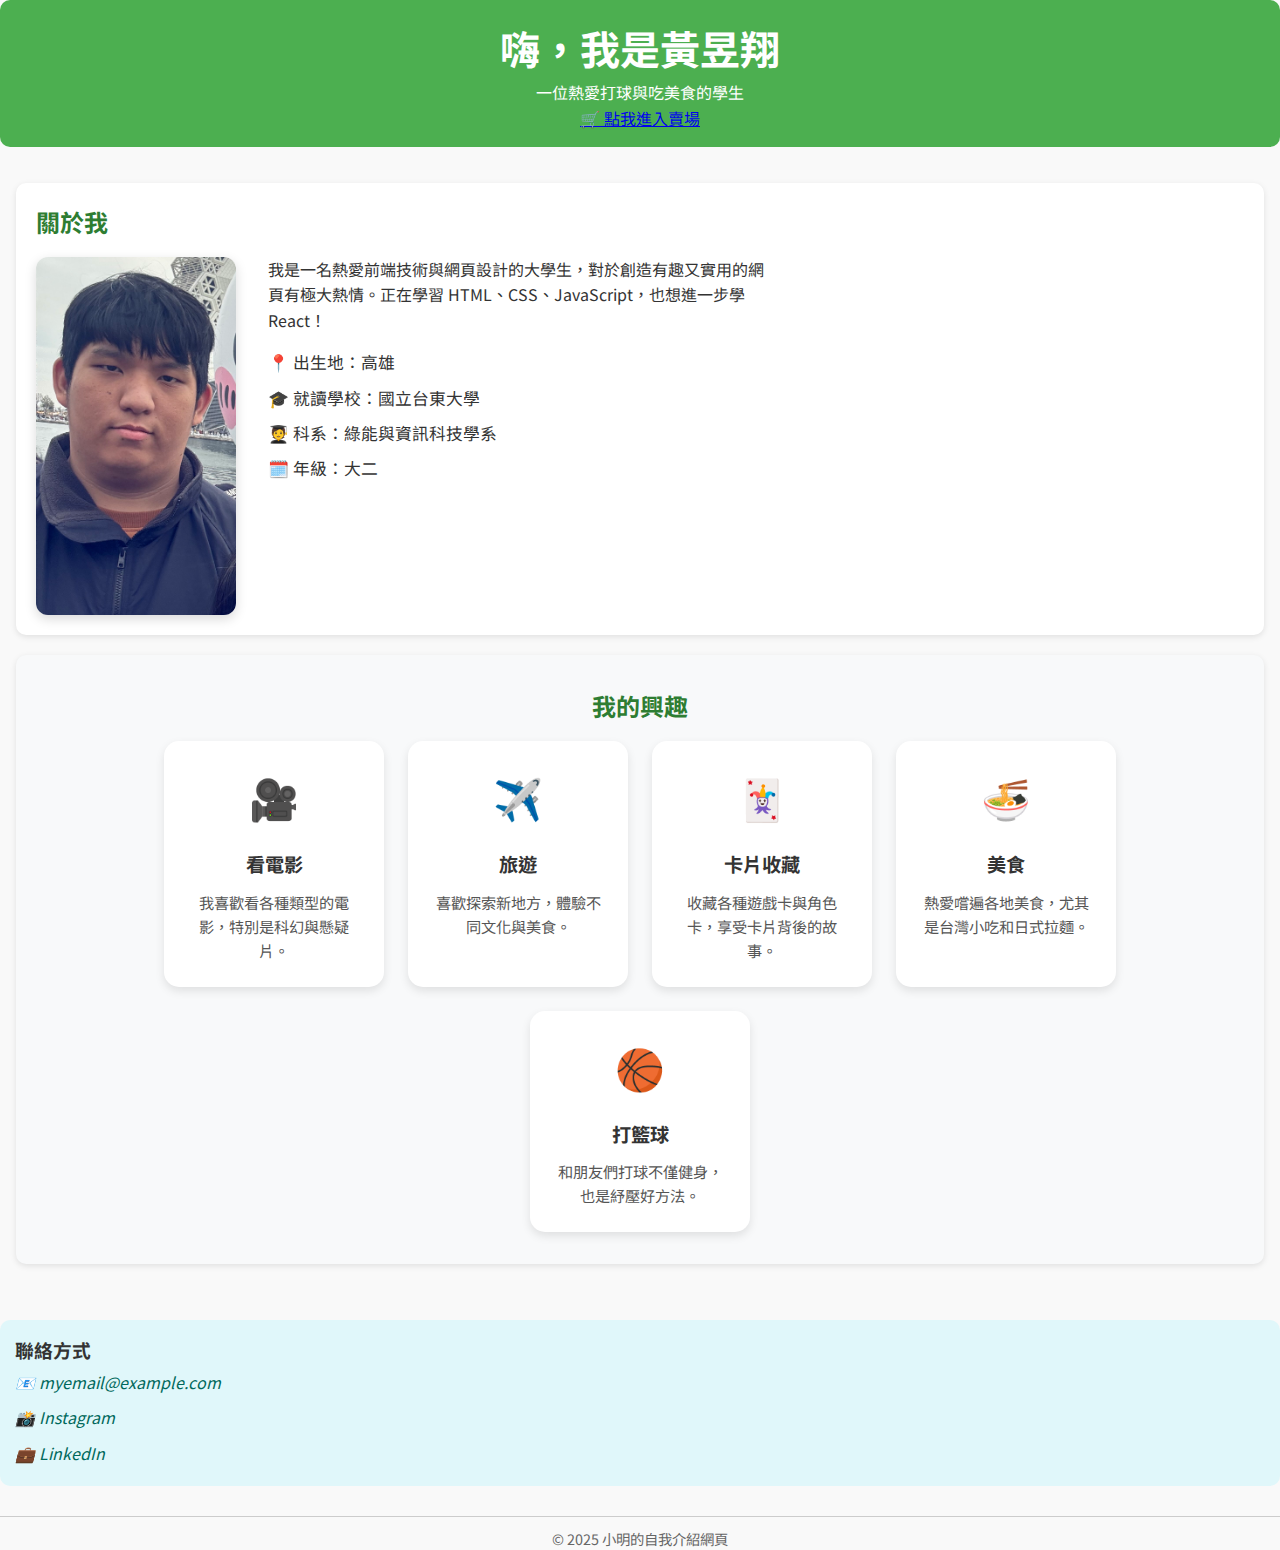
<file: index.html>
<!DOCTYPE html>
<html lang="zh-Hant">
<head>
  <meta charset="UTF-8">
  <meta name="viewport" content="width=device-width, initial-scale=1.0">
  <title>自我介紹 | 黃昱翔</title>
  <link rel="stylesheet" href="0607.css">
  <link href="https://fonts.googleapis.com/css2?family=Noto+Sans+TC:wght@400;700&display=swap" rel="stylesheet">
</head>
<body>

  <header>
    <h1>嗨，我是黃昱翔</h1>
    <p>一位熱愛打球與吃美食的學生</p>
    <a href="shop.html" class="shop-link" target="_blank">🛒 點我進入賣場</a>
  </header>

  <main>
    <section class="intro">
      <h2>關於我</h2>
      <div class="intro-container">
        <img src="me.jpg" alt="我的照片">
        <div class="intro-text">
          <p>
            我是一名熱愛前端技術與網頁設計的大學生，對於創造有趣又實用的網頁有極大熱情。正在學習 HTML、CSS、JavaScript，也想進一步學 React！
          </p>
          <ul>
            <li>📍 出生地：高雄</li>
            <li>🎓 就讀學校：國立台東大學</li>
            <li>🧑‍🎓 科系：綠能與資訊科技學系</li>
            <li>🗓️ 年級：大二</li>
          </ul>
        </div>
      </div>
    </section>

    <section class="interests">
      <h2>我的興趣</h2>
      <div class="card-container">
        <div class="card">
          <div class="emoji">🎥</div>
          <h3>看電影</h3>
          <p>我喜歡看各種類型的電影，特別是科幻與懸疑片。</p>
        </div>
        <div class="card">
          <div class="emoji">✈️</div>
          <h3>旅遊</h3>
          <p>喜歡探索新地方，體驗不同文化與美食。</p>
        </div>
        <div class="card">
          <div class="emoji">🃏</div>
          <h3>卡片收藏</h3>
          <p>收藏各種遊戲卡與角色卡，享受卡片背後的故事。</p>
        </div>
        <div class="card">
          <div class="emoji">🍜</div>
          <h3>美食</h3>
          <p>熱愛嚐遍各地美食，尤其是台灣小吃和日式拉麵。</p>
        </div>
        <div class="card">
          <div class="emoji">🏀</div>
          <h3>打籃球</h3>
          <p>和朋友們打球不僅健身，也是紓壓好方法。</p>
        </div>
      </div>
    </section>

  </main>

  <aside>
    <h3>聯絡方式</h3>
    <address>
      📧 <a href="mailto:myemail@example.com">myemail@example.com</a><br>
      📸 <a href="https://instagram.com/yourhandle" target="_blank">Instagram</a><br>
      💼 <a href="https://linkedin.com/in/yourprofile" target="_blank">LinkedIn</a>
    </address>
  </aside>

  <footer>
    <p>&copy; 2025 小明的自我介紹網頁</p>
  </footer>

</body>
</html>
</file>
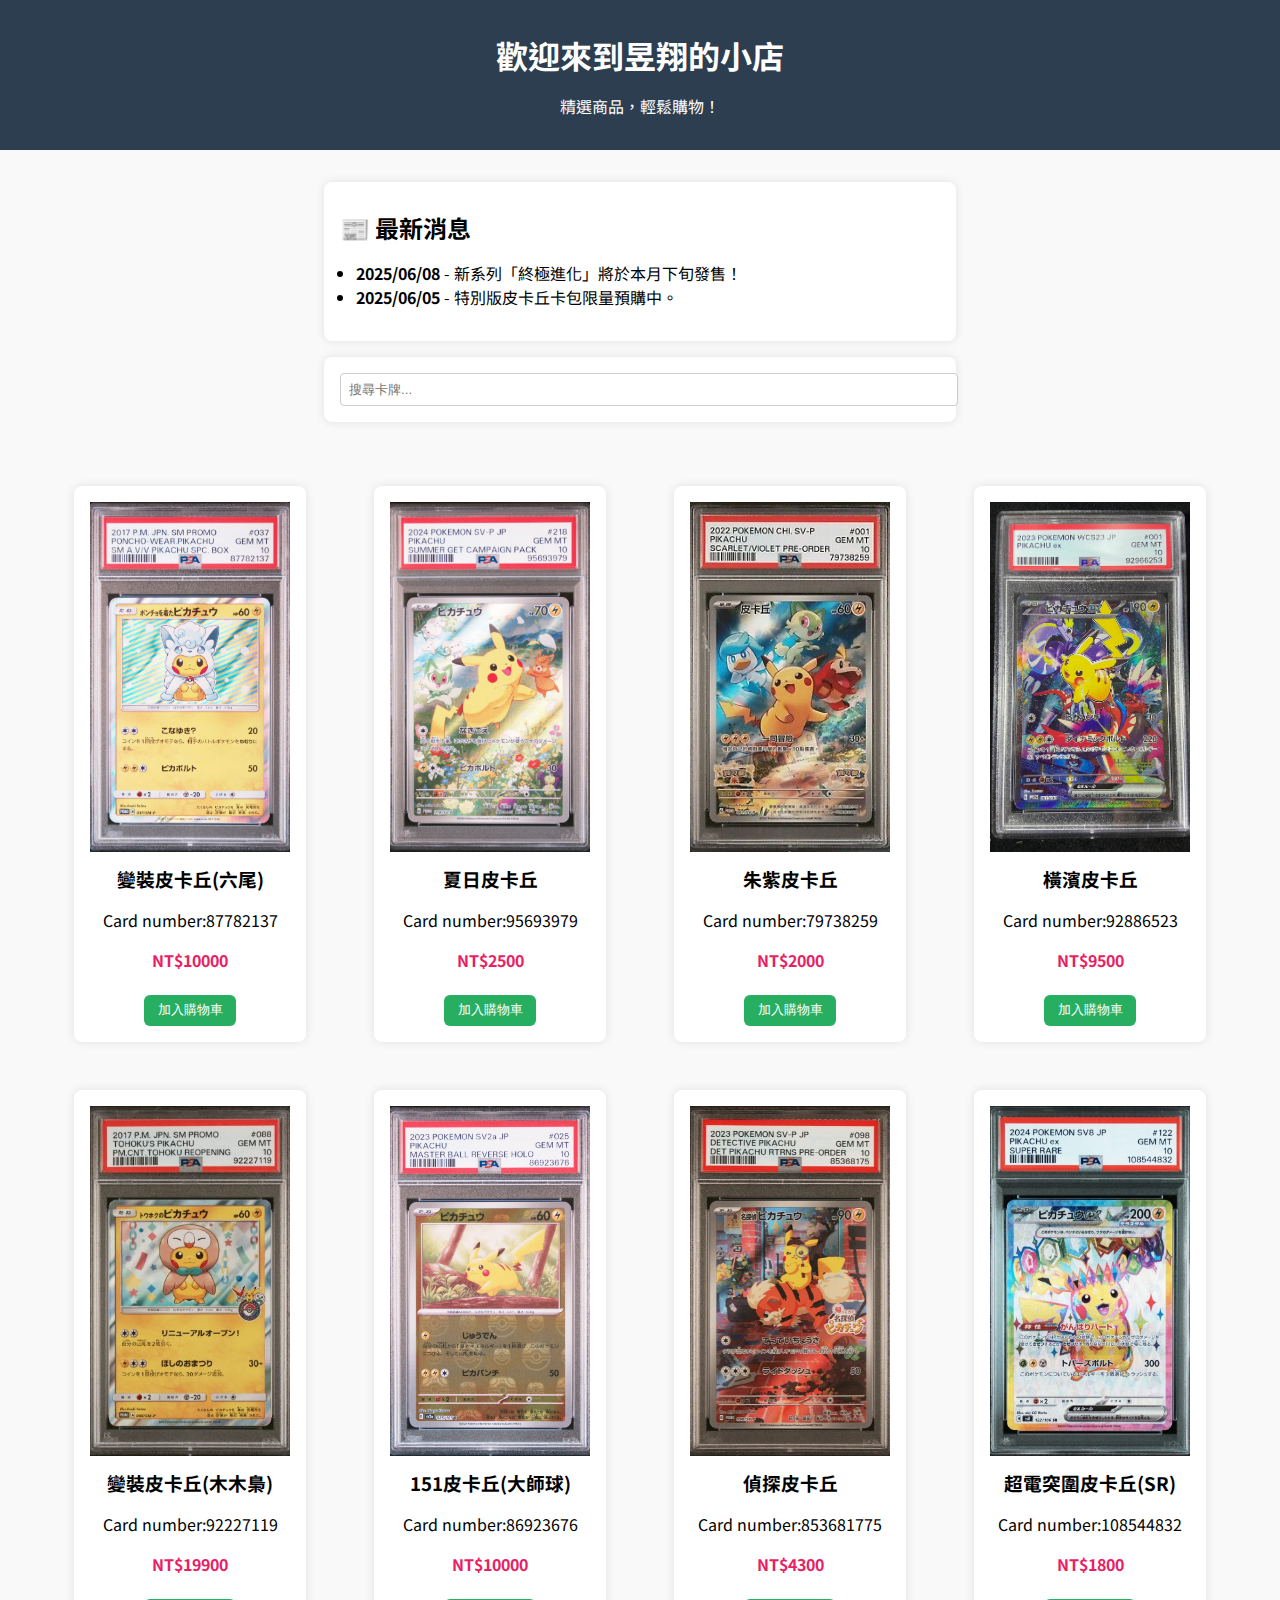
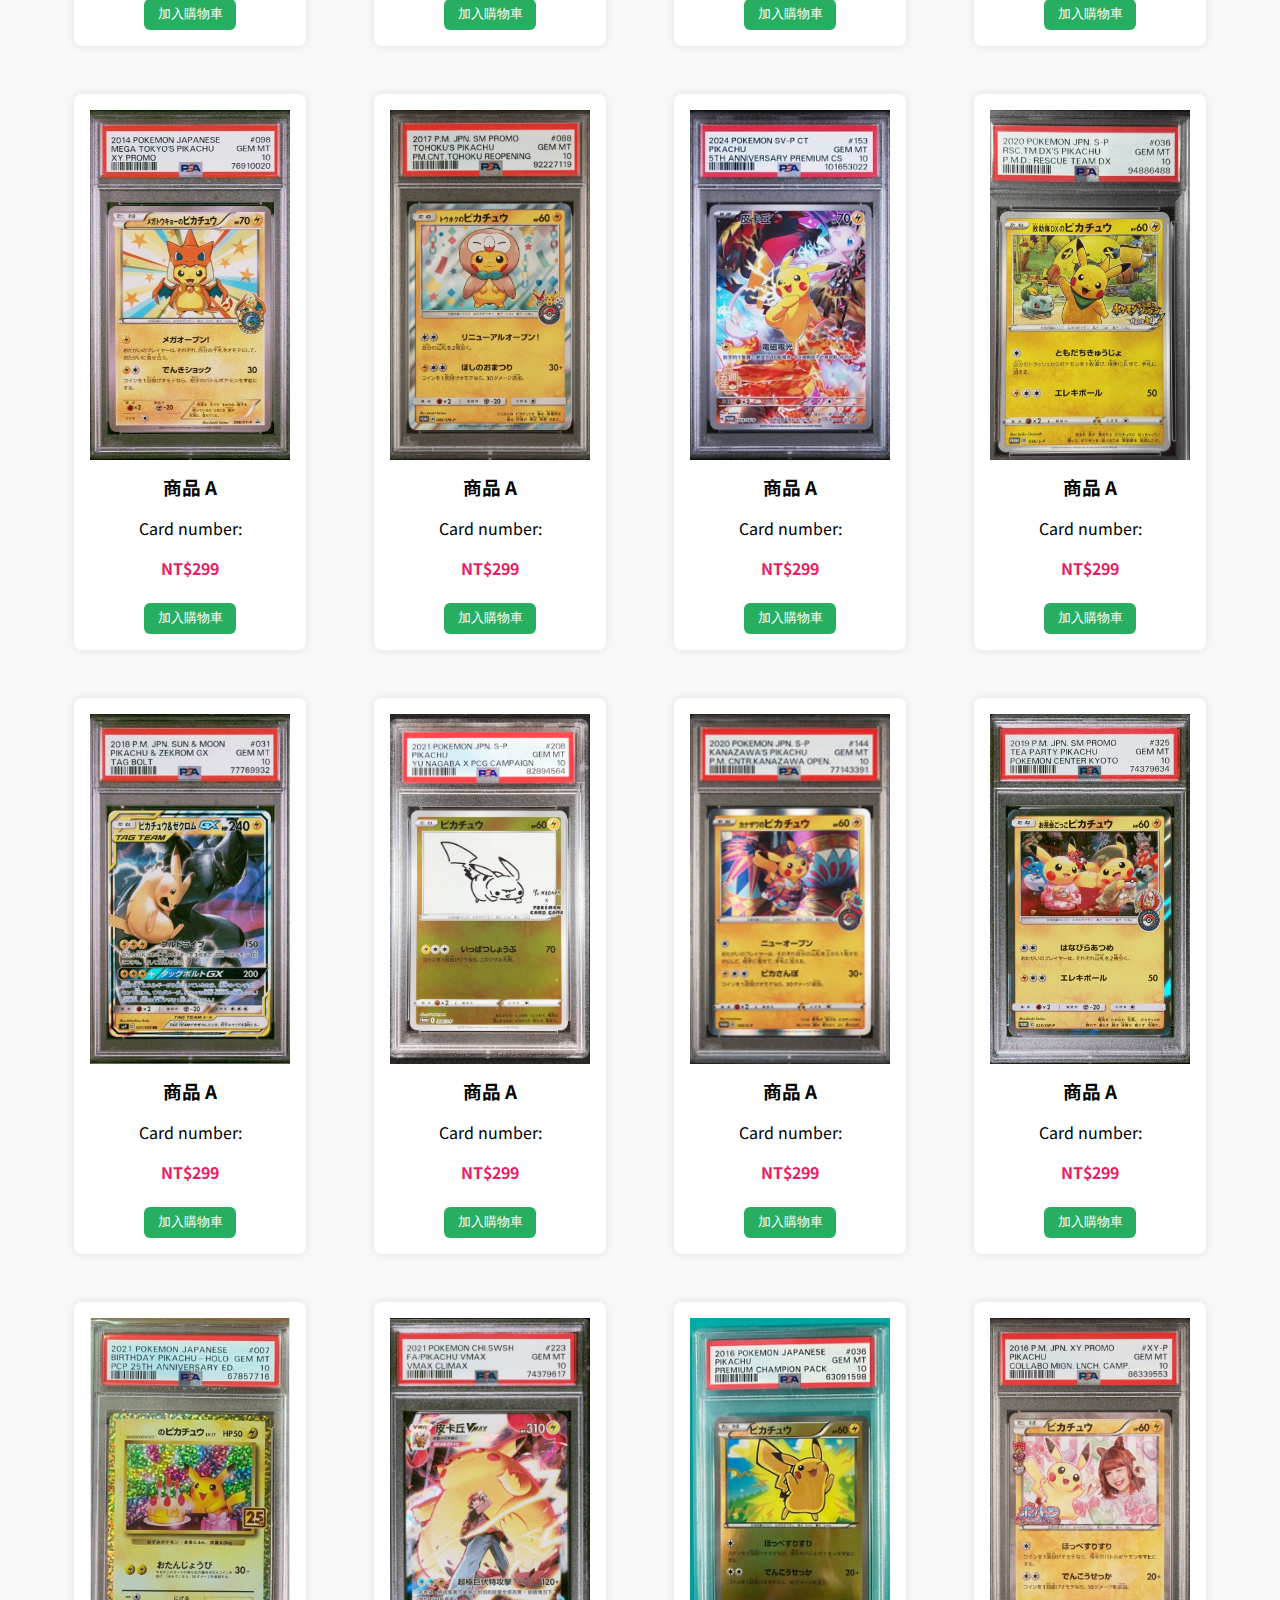
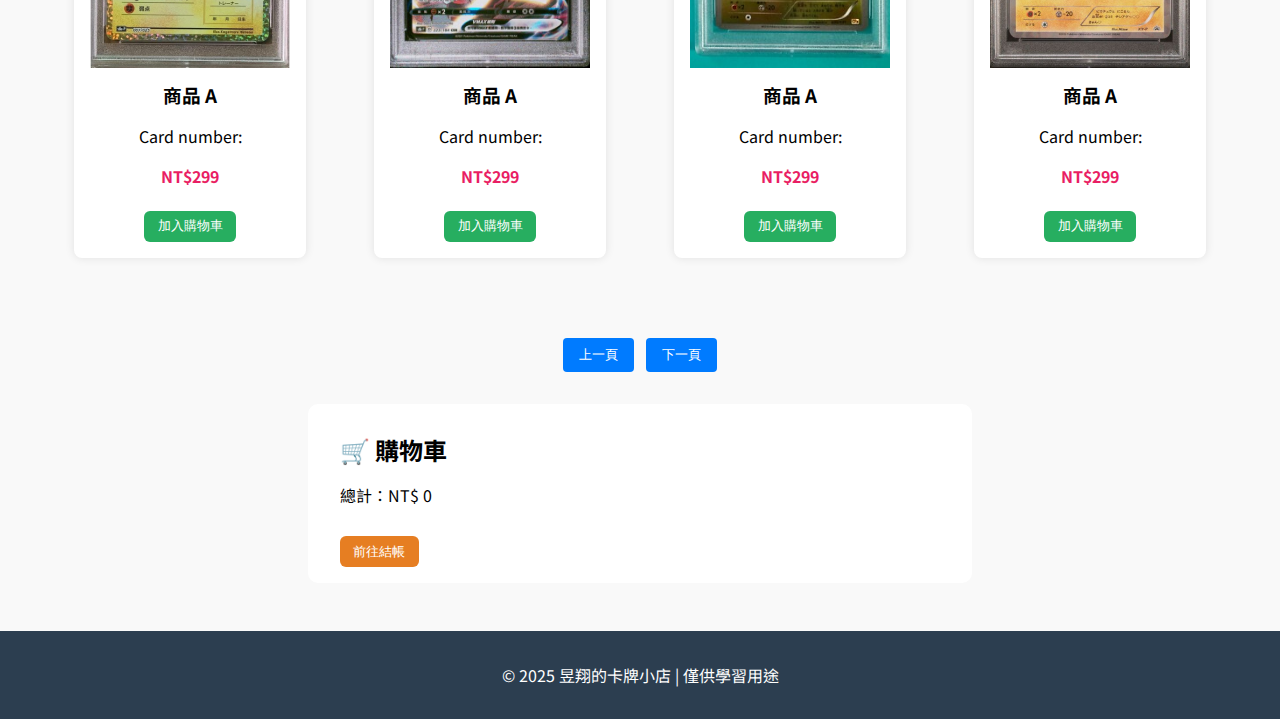
<file: shop.html>
<!DOCTYPE html>
<html lang="zh-Hant">
<head>
  <meta charset="UTF-8">
  <meta name="viewport" content="width=device-width, initial-scale=1.0">
  <title>線上購物賣場</title>
  <link rel="stylesheet" href="shop.css">
  <link href="https://fonts.googleapis.com/css2?family=Noto+Sans+TC:wght@400;700&display=swap" rel="stylesheet">
</head>

<body>

<header>
  <h1>歡迎來到昱翔的小店</h1>
  <p>精選商品，輕鬆購物！</p>
</header>

<main>
   <!-- 新聞牆 -->
  <section class="news-wall">
    <h2>📰 最新消息</h2>
    <ul>
      <li><strong>2025/06/08</strong> - 新系列「終極進化」將於本月下旬發售！</li>
      <li><strong>2025/06/05</strong> - 特別版皮卡丘卡包限量預購中。</li>
    </ul>
  </section>

  <!-- 搜尋功能 -->
  <section class="search-container">
    <input type="text" id="searchBar" placeholder="搜尋卡牌...">
  </section>
  <section class="product-list">
    <div class="product-card">
      <img src="No21.jpg" alt="商品1">
      <h3>變裝皮卡丘(六尾) </h3>
      <p>Card number:87782137</p>
      <p class="price">NT$10000</p>
      <button class="add-to-cart">加入購物車</button>
    </div>
    <div class="product-card">
      <img src="No3.jpg" alt="商品2">
      <h3>夏日皮卡丘 </h3>
      <p>Card number:95693979</p>
      <p class="price">NT$2500</p>
      <button class="add-to-cart">加入購物車</button>
    </div>
    <div class="product-card">
      <img src="No4.jpg" alt="商品3">
      <h3>朱紫皮卡丘</h3>
      <p>Card number:79738259</p>
      <p class="price">NT$2000</p>
      <button class="add-to-cart">加入購物車</button>
    </div>
    <div class="product-card">
      <img src="No5.jpg" alt="商品4">
      <h3>橫濱皮卡丘</h3>
      <p>Card number:92886523</p>
      <p class="price">NT$9500</p>
      <button class="add-to-cart">加入購物車</button>
    </div>
    <div class="product-card">
      <img src="No22.jpg" alt="商品4">
      <h3>變裝皮卡丘(木木梟)</h3>
      <p>Card number:92227119</p>
      <p class="price">NT$19900</p>
      <button class="add-to-cart">加入購物車</button>
    </div>
    <div class="product-card">
      <img src="No6.jpg" alt="商品1">
      <h3>151皮卡丘(大師球)</h3>
      <p>Card number:86923676</p>
      <p class="price">NT$10000</p>
      <button class="add-to-cart">加入購物車</button>
    </div>
    <div class="product-card">
      <img src="No7.jfif" alt="商品1">
      <h3>偵探皮卡丘</h3>
      <p>Card number:853681775</p>
      <p class="price">NT$4300</p>
      <button class="add-to-cart">加入購物車</button>
    </div>
    <div class="product-card">
      <img src="No8.jfif" alt="商品1">
      <h3>超電突圍皮卡丘(SR)</h3>
      <p>Card number:108544832</p>
      <p class="price">NT$1800</p>
      <button class="add-to-cart">加入購物車</button>
    </div>
    <div class="product-card">
      <img src="No9.jfif" alt="商品1">
      <h3>商品 A</h3>
      <p>Card number:</p>
      <p class="price">NT$299</p>
      <button class="add-to-cart">加入購物車</button>
    </div>
    <div class="product-card">
      <img src="No10.jpg" alt="商品1">
      <h3>商品 A</h3>
      <p>Card number:</p>
      <p class="price">NT$299</p>
      <button class="add-to-cart">加入購物車</button>
    </div>
    <div class="product-card">
      <img src="No11.jpg" alt="商品1">
      <h3>商品 A</h3>
      <p>Card number:</p>
      <p class="price">NT$299</p>
      <button class="add-to-cart">加入購物車</button>
    </div>
    <div class="product-card">
      <img src="No12.jpg" alt="商品1">
      <h3>商品 A</h3>
      <p>Card number:</p>
      <p class="price">NT$299</p>
      <button class="add-to-cart">加入購物車</button>
    </div>
    <div class="product-card">
      <img src="No13.jfif" alt="商品1">
      <h3>商品 A</h3>
      <p>Card number:</p>
      <p class="price">NT$299</p>
      <button class="add-to-cart">加入購物車</button>
    </div>
    <div class="product-card">
      <img src="No14.jpg" alt="商品1">
      <h3>商品 A</h3>
      <p>Card number:</p>
      <p class="price">NT$299</p>
      <button class="add-to-cart">加入購物車</button>
    </div>
    <div class="product-card">
      <img src="No15.jfif" alt="商品1">
      <h3>商品 A</h3>
      <p>Card number:</p>
      <p class="price">NT$299</p>
      <button class="add-to-cart">加入購物車</button>
    </div>
    <div class="product-card">
      <img src="No16.jfif" alt="商品1">
      <h3>商品 A</h3>
      <p>Card number:</p>
      <p class="price">NT$299</p>
      <button class="add-to-cart">加入購物車</button>
    </div>
    <div class="product-card">
      <img src="No17.jpg" alt="商品1">
      <h3>商品 A</h3>
      <p>Card number:</p>
      <p class="price">NT$299</p>
      <button class="add-to-cart">加入購物車</button>
    </div>
    <div class="product-card">
      <img src="No18.jpg" alt="商品1">
      <h3>商品 A</h3>
      <p>Card number:</p>
      <p class="price">NT$299</p>
      <button class="add-to-cart">加入購物車</button>
    </div>
    <div class="product-card">
      <img src="No19.jpg" alt="商品1">
      <h3>商品 A</h3>
      <p>Card number:</p>
      <p class="price">NT$299</p>
      <button class="add-to-cart">加入購物車</button>
    </div>
    <div class="product-card">
      <img src="No20.jpg" alt="商品1">
      <h3>商品 A</h3>
      <p>Card number:</p>
      <p class="price">NT$299</p>
      <button class="add-to-cart">加入購物車</button>
    </div>
  </section>
  <!-- 商品列表 -->
  <section id="productList"></section>
    <div class="pagination">
      <button id="prevPage">上一頁</button>
      <button id="nextPage">下一頁</button>
    </div>

  <section class="cart">
    <h2>🛒 購物車</h2>
    <ul class="cart-items"></ul>
    <p class="total">總計：NT$ 0</p>
    <button class="checkout">前往結帳</button>
  </section>
</main>

<footer>
  <p>&copy; 2025 昱翔的卡牌小店 | 僅供學習用途</p>
</footer>

<script>
  const cartItems = [];
  const cartList = document.querySelector('.cart-items');
  const totalEl = document.querySelector('.total');

  document.querySelectorAll('.add-to-cart').forEach(button => {
    button.addEventListener('click', () => {
      const productCard = button.closest('.product-card');
      const name = productCard.querySelector('h3').textContent;
      const price = parseInt(productCard.querySelector('.price').textContent.replace(/[^\d]/g, ''));

      cartItems.push({ name, price });
      updateCart();
    });
  });

  function updateCart() {
    cartList.innerHTML = '';
    let total = 0;
    cartItems.forEach(item => {
      const li = document.createElement('li');
      li.textContent = `${item.name} - NT$${item.price}`;
      cartList.appendChild(li);
      total += item.price;
    });
    totalEl.textContent = `總計：NT$ ${total}`;
  }

  document.getElementById('searchBar').addEventListener('input', function () {
    const query = this.value.toLowerCase();
    document.querySelectorAll('.product-card').forEach(card => {
      card.style.display = card.textContent.toLowerCase().includes(query) ? '' : 'none';
    });
  });

  /*換頁功能*/
  let currentPage = 2;
  const itemsPerPage = 20;

  function displayProducts() {
    const searchValue = document.getElementById('searchBar').value.toLowerCase();
    const filtered = products.filter(p => p.name.toLowerCase().includes(searchValue));
    const totalPages = Math.ceil(filtered.length / itemsPerPage);
    if (currentPage > totalPages) currentPage = totalPages || 1;
    const start = (currentPage - 1) * itemsPerPage;
    const end = start + itemsPerPage;
    const paged = filtered.slice(start, end);

    const productList = document.getElementById('productList');
    productList.innerHTML = paged.map(p => `
      <a href="product-detail.html?id=${p.id}" class="product-card">
        <img src="${p.img}" alt="${p.name}">
        <h3>${p.name}</h3>
        <p>${p.desc}</p>
        <p class="price">NT$ ${p.price}</p>
      </a>
    `).join('');

    document.getElementById('prevPage').disabled = currentPage === 1;
    document.getElementById('nextPage').disabled = currentPage >= totalPages;
  }

  document.getElementById('searchBar').addEventListener('input', () => {
    currentPage = 1;
    displayProducts();
  });

  document.getElementById('prevPage').addEventListener('click', () => {
    if (currentPage > 1) {
      currentPage--;
      displayProducts();
    }
  });

  document.getElementById('nextPage').addEventListener('click', () => {
    currentPage++;
    displayProducts();
  });

  displayProducts();
</script>

</body>
</html>
</file>
<file: 0607.css>
/* 一般設定 */
* {
  box-sizing: border-box;
  margin: 0;
  padding: 0;
}
body {
  font-family: 'Noto Sans TC', sans-serif;
  background-color: #f0f4f8;
  color: #333;
  line-height: 1.6;
  padding: 20px;
}

/* 標題區 */
header {
  background-color: #4CAF50;
  color: white;
  padding: 30px 20px;
  text-align: center;
  border-radius: 10px;
  margin-bottom: 20px;
}
header h1 {
  font-size: 2.5em;
}

/* 主要內容區 */
main {
  margin-bottom: 20px;
}
section {
  background-color: #ffffff;
  padding: 20px;
  margin-bottom: 20px;
  border-radius: 10px;
  box-shadow: 0 2px 6px rgba(0, 0, 0, 0.1);
}
h2 {
  color: #2e7d32;
  margin-bottom: 15px;
}
ul {
  padding-left: 20px;
}
li {
  margin-bottom: 8px;
}

/* 關於我圖文排版 */
.intro-container {
  display: flex;
  flex-wrap: wrap;
  align-items: center;
  gap: 20px;
}
.intro-container img {
  max-width: 200px;
  border-radius: 10px;
}
.intro-container p {
  flex: 1;
}

/* 側邊欄 */
aside {
  background-color: #e0f7fa;
  padding: 15px;
  border-radius: 10px;
}
aside a {
  text-decoration: none;
  color: #00695c;
  display: inline-block;
  margin: 5px 0;
  transition: color 0.3s;
}
aside a:hover {
  color: #004d40;
}

/* 頁尾 */
footer {
  text-align: center;
  font-size: 0.9em;
  color: #666;
  border-top: 1px solid #ccc;
  padding-top: 10px;
  margin-top: 30px;
}
/*我的興趣(關於我)*/
.interests {
  padding: 2em;
  background-color: #f8f9fa;
  text-align: center;
}

.card-container {
  display: flex;
  flex-wrap: wrap;
  gap: 1.5em;
  justify-content: center;
  margin-top: 1em;
}

.card {
  background-color: white;
  border-radius: 15px;
  padding: 1.5em;
  width: 220px;
  box-shadow: 0 4px 10px rgba(0, 0, 0, 0.1);
  transition: transform 0.2s ease;
}

.card:hover {
  transform: translateY(-5px);
}

.card .emoji {
  font-size: 2.5em;
  margin-bottom: 0.5em;
}

.card h3 {
  margin: 0.5em 0;
  font-size: 1.2em;
}

.card p {
  font-size: 0.95em;
  color: #555;
}
/*個人背景*/
.intro-container {
  display: flex;
  align-items: flex-start;
  gap: 2em;
  flex-wrap: wrap; /* 小螢幕自動換行 */
}

.intro-container img {
  width: 200px;
  border-radius: 12px;
  box-shadow: 0 4px 12px rgba(0, 0, 0, 0.15);
}

.intro-text {
  max-width: 500px;
}

.intro-text p {
  font-size: 1em;
  margin-bottom: 1em;
}

.intro-text ul {
  list-style: none;
  padding: 0;
  margin: 0;
}

.intro-text li {
  margin-bottom: 0.5em;
  font-size: 1.05em;
}
/*新聞牆跟搜尋*/
body {
  font-family: 'Noto Sans TC', sans-serif;
  margin: 0;
  padding: 0;
  background: #f9f9f9;
}
header, main {
  padding: 1rem;
}
.product-card, .news-wall, .search-container {
  background: white;
  margin: 1rem auto;
  padding: 1rem;
  border-radius: 8px;
  max-width: 600px;
  box-shadow: 0 0 10px rgba(0,0,0,0.1);
}
.product-card img {
  max-width: 100%;
  height: 200px;
  object-fit: cover;
}
.product-card h3 {
  margin: 0.5rem 0;
}
    


/* 響應式設計 */
@media (max-width: 768px) {
  .intro-container {
    flex-direction: column;
    text-align: center;
  }
  header h1 {
    font-size: 2em;
  }
  .intro-container img {
    width: 100%;
    max-width: 300px;
  }
}


@media (max-width: 600px) {
  .intro-container {
    flex-direction: column;
    align-items: center;
    text-align: center;
  }

  .intro-text {
    max-width: 100%;
  }
}
</file>
<file: shop.css>
<style>
    body {
      font-family: 'Noto Sans TC', sans-serif;
      margin: 0;
      padding: 0;
      background: #f8f8f8;
      color: #333;
    }
    header, footer {
      background-color: #2c3e50;
      color: white;
      text-align: center;
      padding: 1em;
    }
    h1, h2 {
      margin: 0.5em 0;
    }
    .product-list {
      display: flex;
      flex-wrap: wrap;
      justify-content: center;
      gap: 1em;
      padding: 2em;
    }
    .product-card {
      background: white;
      border-radius: 10px;
      box-shadow: 0 2px 5px rgba(0,0,0,0.1);
      padding: 1em;
      width: 200px;
      text-align: center;
    }
    .product-card img {
      width: 150%;             /* 滿版寬度 */
      height: 400px;           /* 統一高度 */
      object-fit: cover;       /* 依照比例裁切填滿 */
    }
    .price {
      font-weight: bold;
      color: #e91e63;
    }
    .add-to-cart {
      background: #27ae60;
      color: white;
      border: none;
      padding: 0.5em 1em;
      border-radius: 6px;
      margin-top: 0.5em;
      cursor: pointer;
    }
    .cart {
      background: #fff;
      padding: 1em 2em;
      margin: 2em;
      border-radius: 10px;
      max-width: 600px;
      margin-left: auto;
      margin-right: auto;
    }
    .cart ul {
      list-style: none;
      padding: 0;
    }
    .cart li {
      margin-bottom: 0.5em;
    }
    .checkout {
      background: #e67e22;
      color: white;
      border: none;
      padding: 0.5em 1em;
      border-radius: 6px;
      margin-top: 1em;
      cursor: pointer;
    }
    /*新聞牆、搜尋*/
    header, main {
      padding: 1rem;
    }
    .product-card, .news-wall, .search-container {
      background: white;
      margin: 1rem auto;
      padding: 1rem;
      border-radius: 8px;
      max-width: 600px;
      box-shadow: 0 0 10px rgba(0,0,0,0.1);
    }
    .news-wall ul {
      padding-left: 1rem;
    }
    .search-container input {
      width: 200%;
      padding: 0.5rem;
      border: 1px solid #ccc;
      border-radius: 4px;
    }
    /*換頁功能*/
    body {
      font-family: 'Noto Sans TC', sans-serif;
      margin: 0;
      padding: 0;
      background: #f9f9f9;
    }
    header, main {
      padding: 1rem;
    }
    .product-card, .news-wall, .search-container {
      background: white;
      margin: 1rem auto;
      padding: 1rem;
      border-radius: 8px;
      max-width: 600px;
      box-shadow: 0 0 10px rgba(0,0,0,0.1);
      text-decoration: none;
      color: black;
      display: block;
    }
    .product-card img {
      width: 100%;   /* 滿版寬度 */
      height: 350px;   /*照片高度*/
      object-fit: cover;  /* 依照比例裁切填滿 */
    }
    .product-card h3 {
      margin: 0.5rem 0;
    }
    .news-wall ul {
      padding-left: 1rem;
    }
    .search-container input {
      width: 100%;
      padding: 0.5rem;
      border: 1px solid #ccc;
      border-radius: 4px;
    }
    .pagination {
      text-align: center;
      margin: 2rem 0;
    }
    .pagination button {
      padding: 0.5rem 1rem;
      margin: 0 0.25rem;
      border: none;
      background-color: #007bff;
      color: white;
      border-radius: 4px;
      cursor: pointer;
    }
    .pagination button:disabled {
      background-color: #ccc;
      cursor: default;
    }
    

</style>
</file>
